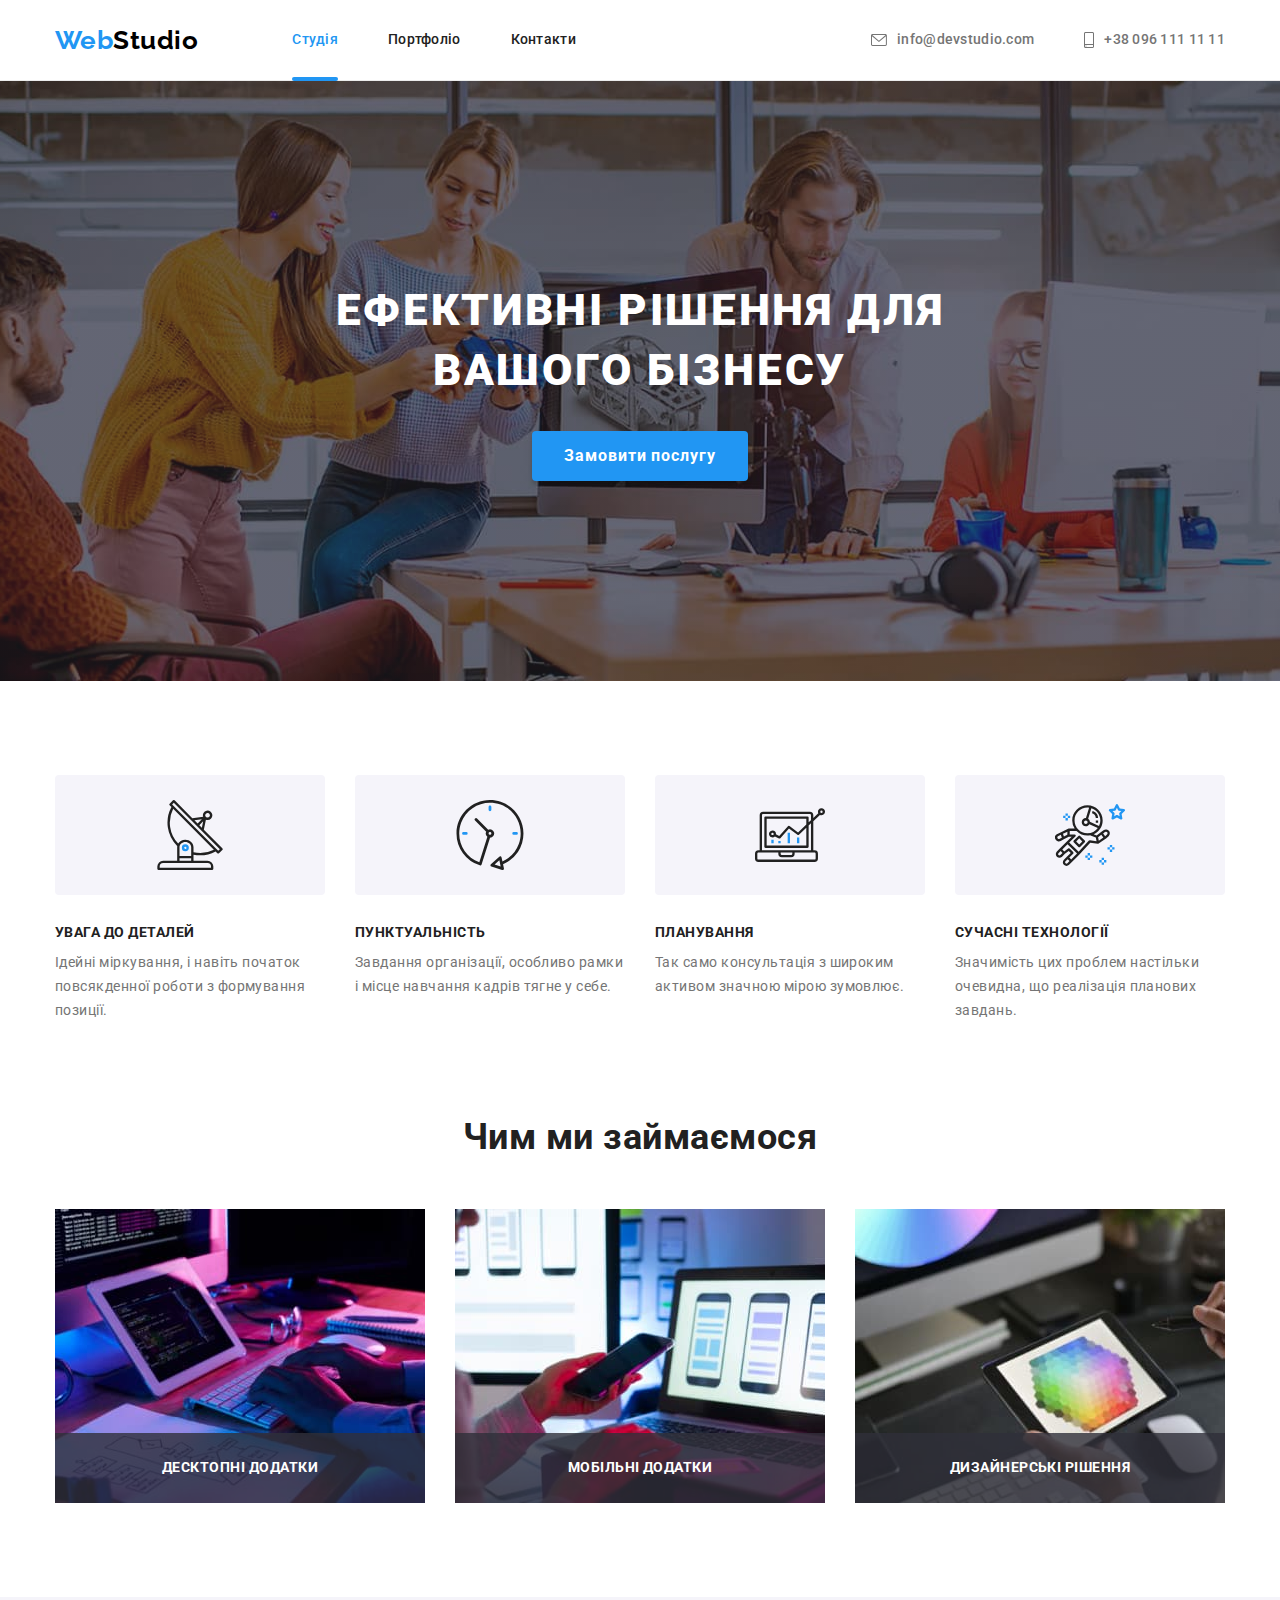
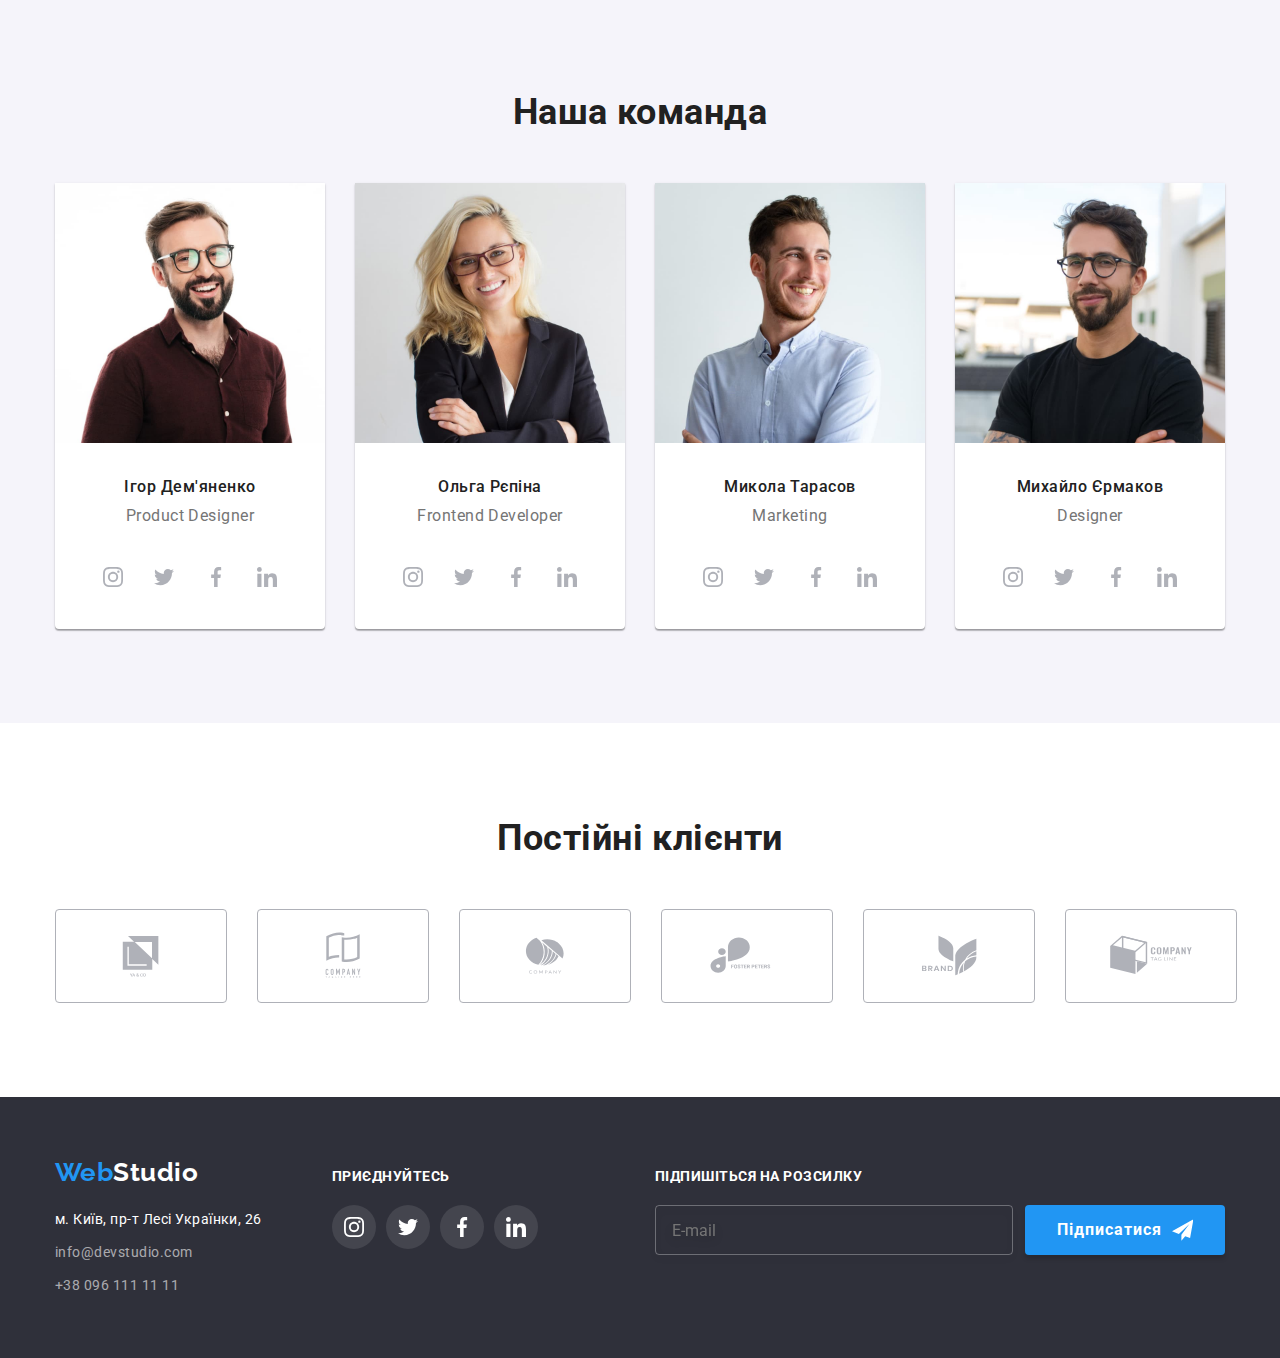
<file: index.html>
<!DOCTYPE html>
<html lang="uk">

<head>
  <meta charset="UTF-8" />
  <meta http-equiv="X-UA-Compatible" content="IE=edge" />
  <meta name="viewport" content="width=device-width, initial-scale=1.0" />
  <title>WebStudio</title>
  <link rel="stylesheet"
    href="https://cdnjs.cloudflare.com/ajax/libs/modern-normalize/1.1.0/modern-normalize.min.css" />
  <link rel="preconnect" href="https://fonts.googleapis.com" />
  <link rel="preconnect" href="https://fonts.gstatic.com" crossorigin />
  <link href="https://fonts.googleapis.com/css2?family=Raleway:wght@700&family=Roboto:wght@400;500;700;900&display=swap"
    rel="stylesheet" />
  <link rel="stylesheet" href="https://cdnjs.cloudflare.com/ajax/libs/modern-normalize/1.1.0/modern-normalize.css" />
  <link rel="stylesheet" href="./css/styles.css" />
</head>

<body>
  <header class="header">
    <div class="container">
      <div class="header_thumb">
        <a href="./index.html" class="logo"><span class="logo-web">Web</span>Studio</a>
        <nav class="site-nav">
          <ul class="site-nav_list">
            <li class="site-nav_item">
              <a href="./index.html" class="site-nav_link current">Студія</a>
            </li>
            <li class="site-nav_item">
              <a href="./portfolio.html" class="site-nav_link">Портфоліо</a>
            </li>
            <li class="site-nav_item">
              <a href="#" class="site-nav_link">Контакти</a>
            </li>
          </ul>
        </nav>
        <ul class="contacts-nav">
          <li class="contacts-nav_item">
            <a href="mailto:info@devstudio.com" class="site-nav contact"><svg class="contacts-icon" width="16"
                height="12">
                <use href="./images/icons.svg#icon-envelope"></use>
              </svg>info@devstudio.com
            </a>
          </li>
          <li class="contacts-nav_item">
            <a href="tel:+380961111111" class="site-nav contact"><svg class="contacts-icon" width="10" height="16">
                <use href="./images/icons.svg#icon-smartphone"></use>
              </svg>+38 096 111 11 11</a>
          </li>
        </ul>
      </div>
    </div>
  </header>
  <main>
    <section class="hero hero-bg">
      <h1 class="hero-title">
        Ефективні рішення для<br />
        вашого бізнесу
      </h1>
      <button type="button" data-modal-open class="button primary order-button">
        Замовити послугу
      </button>
    </section>
    <section class="features section">
      <div class="container">
        <ul class="features-list">
          <li class="features-item">
            <div class="feature-label">
              <svg class="feature-icon" width="70" height="70">
                <use href="./images/icons.svg#icon-antenna"></use>
              </svg>
            </div>
            <h3 class="features-title">Увага до деталей</h3>
            <p class="features-article">
              Ідейні міркування, і навіть початок повсякденної роботи з
              формування позиції.
            </p>
          </li>
          <li class="features-item">
            <div class="feature-label">
              <svg class="feature-icon" width="70" height="70">
                <use href="./images/icons.svg#icon-clock"></use>
              </svg>
            </div>
            <h3 class="features-title">Пунктуальність</h3>
            <p class="features-article">
              Завдання організації, особливо рамки і місце навчання кадрів
              тягне у себе.
            </p>
          </li>
          <li class="features-item">
            <div class="feature-label">
              <svg class="feature-icon" width="70" height="70">
                <use href="./images/icons.svg#icon-diagram"></use>
              </svg>
            </div>
            <h3 class="features-title">Планування</h3>
            <p class="features-article">
              Так само консультація з широким активом значною мірою зумовлює.
            </p>
          </li>
          <li class="features-item">
            <div class="feature-label">
              <svg class="feature-icon" width="70" height="70">
                <use href="./images/icons.svg#icon-astronaut"></use>
              </svg>
            </div>
            <h3 class="features-title">Сучасні технології</h3>
            <p class="features-article">
              Значимість цих проблем настільки очевидна, що реалізація
              планових завдань.
            </p>
          </li>
        </ul>
      </div>
    </section>
    <section class="work section">
      <div class="container">
        <h2 class="center-title">Чим ми займаємося</h2>
        <ul class="work-list">
          <li class="work-list_item">
            <div class="work-name_thumb">
              <img class="work-img" src="./images/typing.jpg" width="370"
                alt="man is coding and looking at block diagram" />
              <h3 class="work-title features-title">Десктопні додатки</h3>
            </div>
          </li>
          <li class="work-list_item">
            <div class="work-name_thumb">
              <img class="work-img" src="./images/phone.jpg" width="370"
                alt="phone in hand and laptop with phone's design on it's screen" />
              <h3 class="work-title features-title">Мобільні додатки</h3>
            </div>
          </li>
          <li class="work-list_item">
            <div class="work-name_thumb">
              <img class="work-img" src="./images/tablet.jpg" width="370"
                alt="someone is choosing color on the tablet" />
              <h3 class="work-title features-title">Дизайнерські рішення</h3>
            </div>
          </li>
        </ul>
      </div>
    </section>
    <section class="team section">
      <div class="container">
        <h2 class="center-title">Наша команда</h2>
        <ul class="team-list">
          <li class="team-item">
            <img class="team-item_img" src="./images/demyanenko.jpg" width="270" alt="Igor Demyanenko" />
            <h3 class="members-name">Ігор Дем'яненко</h3>
            <p class="members-position">Product Designer</p>
            <ul class="social">
              <li class="social-items">
                <a class="social-link" href=""><svg class="social-icon" width="170" height="92">
                    <use href="./images/icons.svg#icon-instagram"></use>
                  </svg></a>
              </li>
              <li class="social-items">
                <a class="social-link" href=""><svg class="social-icon" width="170" height="92">
                    <use href="./images/icons.svg#icon-twitter"></use>
                  </svg></a>
              </li>
              <li class="social-items">
                <a class="social-link" href=""><svg class="social-icon" width="170" height="92">
                    <use href="./images/icons.svg#icon-facebook"></use>
                  </svg></a>
              </li>
              <li class="social-items">
                <a class="social-link" href=""><svg class="social-icon" width="170" height="92">
                    <use href="./images/icons.svg#icon-linkedin"></use>
                  </svg></a>
              </li>
            </ul>
          </li>
          <li class="team-item">
            <img class="team-item_img" src="./images/repina.jpg" width="270" alt="Olga Repina" />
            <h3 class="members-name">Ольга Рєпіна</h3>
            <p class="members-position">Frontend Developer</p>
            <ul class="social">
              <li class="social-items">
                <a class="social-link" href="#"><svg class="social-icon" width="170" height="92">
                    <use href="./images/icons.svg#icon-instagram"></use>
                  </svg></a>
              </li>
              <li class="social-items">
                <a class="social-link" href="#"><svg class="social-icon" width="170" height="92">
                    <use href="./images/icons.svg#icon-twitter"></use>
                  </svg></a>
              </li>
              <li class="social-items">
                <a class="social-link" href="#"><svg class="social-icon" width="170" height="92">
                    <use href="./images/icons.svg#icon-facebook"></use>
                  </svg></a>
              </li>
              <li class="social-items">
                <a class="social-link" href="#"><svg class="social-icon" width="170" height="92">
                    <use href="./images/icons.svg#icon-linkedin"></use>
                  </svg></a>
              </li>
            </ul>
          </li>
          <li class="team-item">
            <img class="team-item_img" src="./images/tarasov.jpg" width="270" alt="Mykola Tarasov" />
            <h3 class="members-name">Микола Тарасов</h3>
            <p class="members-position">Marketing</p>
            <ul class="social">
              <li class="social-items">
                <a class="social-link" href="#"><svg class="social-icon" width="170" height="92">
                    <use href="./images/icons.svg#icon-instagram"></use>
                  </svg></a>
              </li>
              <li class="social-items">
                <a class="social-link" href="#"><svg class="social-icon" width="170" height="92">
                    <use href="./images/icons.svg#icon-twitter"></use>
                  </svg></a>
              </li>
              <li class="social-items">
                <a class="social-link" href="#"><svg class="social-icon" width="170" height="92">
                    <use href="./images/icons.svg#icon-facebook"></use>
                  </svg></a>
              </li>
              <li class="social-items">
                <a class="social-link" href="#"><svg class="social-icon" width="170" height="92">
                    <use href="./images/icons.svg#icon-linkedin"></use>
                  </svg></a>
              </li>
            </ul>
          </li>

          <li class="team-item">
            <img class="team-item_img" src="./images/ermakov.jpg" width="270" alt="Myhailo Ermakov" />
            <h3 class="members-name">Михайло Єрмаков</h3>
            <p class="members-position">Designer</p>
            <ul class="social">
              <li class="social-items">
                <a class="social-link" href="#"><svg class="social-icon" width="170" height="92">
                    <use href="./images/icons.svg#icon-instagram"></use>
                  </svg></a>
              </li>
              <li class="social-items">
                <a class="social-link" href="#"><svg class="social-icon" width="170" height="92">
                    <use href="./images/icons.svg#icon-twitter"></use>
                  </svg></a>
              </li>
              <li class="social-items">
                <a class="social-link" href="#"><svg class="social-icon" width="170" height="92">
                    <use href="./images/icons.svg#icon-facebook"></use>
                  </svg></a>
              </li>
              <li class="social-items">
                <a class="social-link" href="#"><svg class="social-icon" width="170" height="92">
                    <use href="./images/icons.svg#icon-linkedin"></use>
                  </svg></a>
              </li>
            </ul>
          </li>
        </ul>
      </div>
    </section>
    <section class="section">
      <div class="container">
        <h2 class="center-title">Постійні клієнти</h2>
        <ul class="clients-list">
          <li>
            <a class="clients-link" href="#"><svg class="clients-icon" width="170" height="92">
                <use href="./images/icons.svg#icon-yaco"></use>
              </svg>
            </a>
          </li>
          <li>
            <a class="clients-link" href="#"><svg class="clients-icon" width="170" height="92">
                <use href="./images/icons.svg#icon-cotagline"></use>
              </svg>
            </a>
          </li>
          <li>
            <a class="clients-link" href="#"><svg class="clients-icon" width="170" height="92">
                <use href="./images/icons.svg#icon-company"></use>
              </svg>
            </a>
          </li>
          <li>
            <a class="clients-link" href="#"><svg class="clients-icon" width="170" height="92">
                <use href="./images/icons.svg#icon-foster"></use>
              </svg>
            </a>
          </li>
          <li>
            <a class="clients-link" href="#"><svg class="clients-icon" width="170" height="92">
                <use href="./images/icons.svg#icon-brand"></use>
              </svg>
            </a>
          </li>
          <li>
            <a class="clients-link" href="#"><svg class="clients-icon" width="170" height="92">
                <use href="./images/icons.svg#icon-tagline"></use>
              </svg>
            </a>
          </li>
        </ul>
      </div>
    </section>
  </main>
  <footer class="footer">
    <div class="container footer-container">
      <div class="footer-thumb">
        <a class="footer-logo logo" href="./index.html"><span class="logo-web">Web</span>Studio</a>
        <address class="address">
          м. Київ, пр-т Лесі Українки, 26
          <a href="mailto:info@devstudio.com" class="contact-footer">info@devstudio.com</a>
          <a href="tel:+380961111111" class="contact-footer">+38 096 111 11 11</a>
        </address>
      </div>
      <div class="join">
        <p class="join-title">приєднуйтесь</p>
        <ul class="join-list">
          <li class="join-item">
            <a class="join-link" href="#"><svg class="join-icon" width="20" height="20">
                <use href="./images/icons.svg#icon-instagram"></use>
              </svg></a>
          </li>
          <li class="join-item">
            <a class="join-link" href="#"><svg class="join-icon" width="20" height="20">
                <use href="./images/icons.svg#icon-twitter"></use>
              </svg></a>
          </li>
          <li class="join-item">
            <a class="join-link" href="#"><svg class="join-icon" width="20" height="20">
                <use href="./images/icons.svg#icon-facebook"></use>
              </svg></a>
          </li>
          <li class="join-item">
            <a class="join-link" href="#"><svg class="join-icon" width="20" height="20">
                <use href="./images/icons.svg#icon-linkedin"></use>
              </svg></a>
          </li>
        </ul>
      </div>

      <form class="signup_form" name="signup_form" autocomplete="on" novalidate>
        <p class="join-title">Підпишіться на розсилку</p>

        <div class="signup_wrap">
          <input class="signup_input" type="email" name="email" placeholder="E-mail" />
          <button class="signup_btn button primary order-button" type="submit">
            Підписатися<svg class="signup-icon" width="24" height="24">
              <use href="./images/icons.svg#icon-send"></use>
            </svg>
          </button>
        </div>
      </form>
    </div>
  </footer>
  <div class="backdrop is-hidden" data-modal>
    <div class="modal">
      <button class="modal-close" data-modal-close>
        <svg class="modal__close-icon" width="18" height="18">
          <use href="./images/icons.svg#icon-closeblack"></use>
        </svg>
      </button>
      <div class="modal_thumb">
        <p class="modal_title">Залиште свої дані, ми вам передзвонимо</p>
        <form class="modal_form">
          <label class="modal_label">Ім'я<input class="modal_input" type="text" name="name" />
            <svg class="modal-icon" width="18" height="18">
              <use href="./images/icons.svg#icon-person"></use>
            </svg>
          </label>
          <label class="modal_label">Телефон<input class="modal_input" type="tel" name="phone_number" />
            <svg class="modal-icon" width="18" height="18">
              <use href="./images/icons.svg#icon-phone"></use>
            </svg>
          </label>
          <label class="modal_label">Пошта<input class="modal_input" type="email" name="email" /><svg class="modal-icon"
              width="18" height="18">
              <use href="./images/icons.svg#icon-emailm"></use>
            </svg>
          </label>
          <label class="modal_label-comment">Коментар<textarea class="modal_comment area" name="textarea"
              placeholder="Введіть текст"></textarea>
          </label>
          <div class="modal_container">
            <label class="modal_agree">
              <input class="modal_agree-input" type="checkbox" name="agree" />
              <span class="modal_agree-box"></span>
              <svg class="modal_agree-icon" width="16" height="15">
                <use href="./images/icons.svg#checkbox"></use>
              </svg>
              <span class="modal_agree-text">
                Погоджуюся з розсилкою та приймаю
              </span>
            </label>
            <a class="modal_conditions" href="#"> Умови договору</a>
          </div>
          <button class="modal_btn" type="submit">Відправити</button>
        </form>
      </div>
    </div>
  </div>
  <script src="./js/modal.js"></script>
</body>

</html>
</file>
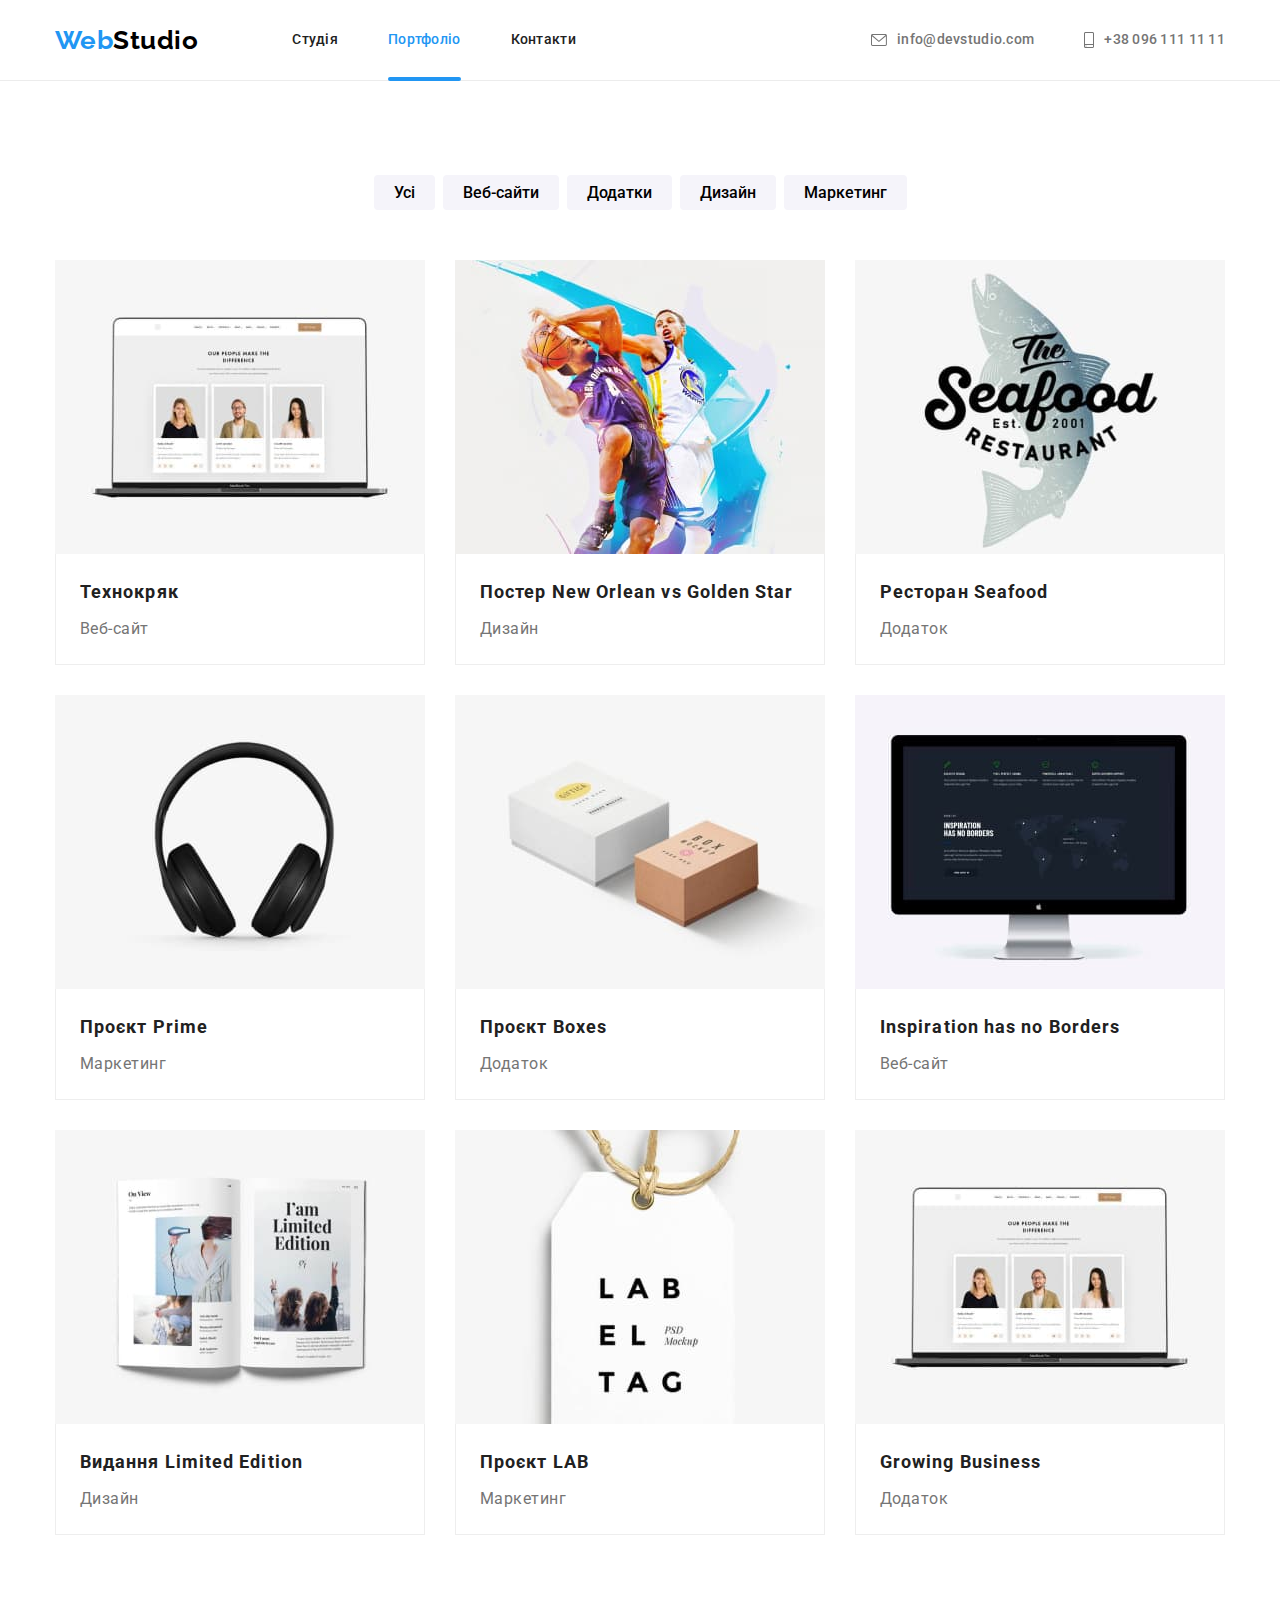
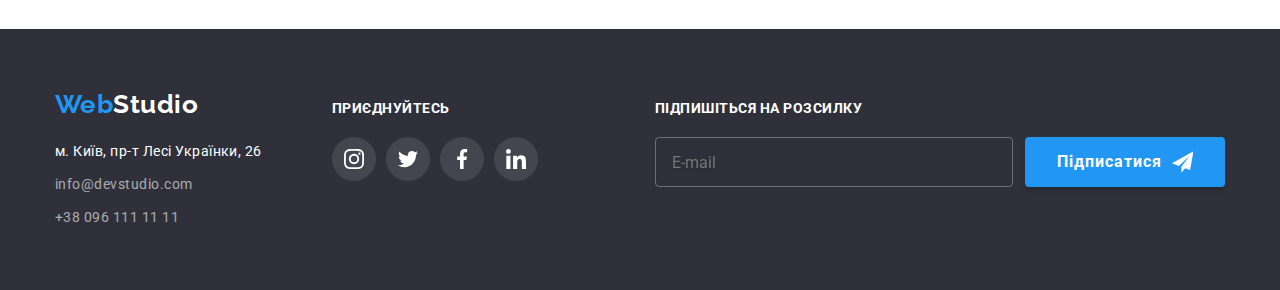
<file: portfolio.html>
<!DOCTYPE html>
<html lang="uk">

<head>
  <meta charset="UTF-8" />
  <meta http-equiv="X-UA-Compatible" content="IE=edge" />
  <meta name="viewport" content="width=device-width, initial-scale=1.0" />
  <title>Портфоліо</title>
  <link rel="stylesheet"
    href="https://cdnjs.cloudflare.com/ajax/libs/modern-normalize/1.1.0/modern-normalize.min.css" />
  <link rel="preconnect" href="https://fonts.googleapis.com" />
  <link rel="preconnect" href="https://fonts.gstatic.com" crossorigin />
  <link href="https://fonts.googleapis.com/css2?family=Raleway:wght@700&family=Roboto:wght@400;500;700;900&display=swap"
    rel="stylesheet" />
  <link rel="stylesheet" href="./css/styles.css" />
</head>

<body>
  <header class="header">
    <div class="container">
      <div class="header_thumb">
        <a href="./index.html" class="logo"><span class="logo-web">Web</span>Studio</a>
        <nav class="site-nav">
          <ul class="site-nav_list">
            <li class="site-nav_item">
              <a href="./index.html" class="site-nav_link">Студія</a>
            </li>
            <li class="site-nav_item">
              <a href="./portfolio.html" class="site-nav_link current">Портфоліо</a>
            </li>
            <li class="site-nav_item">
              <a href="#" class="site-nav_link">Контакти</a>
            </li>
          </ul>
        </nav>
        <ul class="contacts-nav">
          <li class="contacts-nav_item">
            <a href="mailto:info@devstudio.com" class="site-nav contact"><svg class="contacts-icon" width="16"
                height="12">
                <use href="./images/icons.svg#icon-envelope"></use>
              </svg>info@devstudio.com
            </a>
          </li>
          <li class="contacts-nav_item">
            <a href="tel:+380961111111" class="site-nav contact"><svg class="contacts-icon" width="10" height="16">
                <use href="./images/icons.svg#icon-smartphone"></use>
              </svg>+38 096 111 11 11</a>
          </li>
        </ul>
      </div>
    </div>
  </header>
  <main>
    <div class="container section">
      <ul class="buttons-list">
        <li class="buttons-list_item">
          <button type="button" class="portfolio_btn button secondary">
            Усі
          </button>
        </li>
        <li class="buttons-list_item">
          <button type="button" class="portfolio_btn button secondary">
            Веб-сайти
          </button>
        </li>
        <li class="buttons-list_item">
          <button type="button" class="portfolio_btn button secondary">
            Додатки
          </button>
        </li>
        <li class="buttons-list_item">
          <button type="button" class="portfolio_btn button secondary">
            Дизайн
          </button>
        </li>
        <li class="buttons-list_item">
          <button type="button" class="portfolio_btn button secondary">
            Маркетинг
          </button>
        </li>
      </ul>
      <ul class="projects">
        <li class="projects-list">
          <a href="#" class="projects-link">
            <div class="projects-img">
              <img class="projects-link_img" src="./images/technokryak.jpg"
                alt="ноутбук на якому відображається сайт з трьома контактами" width="370" />
              <div class="projects-overflow">
                Ресурс пропонує комплексні пропозиції з різним рівнем
                функціоналу та сервісів. Все це дозволить відвідувачу отримати
                вичерпні відомості про компанію чи приватну особу.
              </div>
            </div>
            <div class="projects-list_text">
              <h2 class="projects-title">Технокряк</h2>
              <p class="projects-type">Веб-сайт</p>
            </div>
          </a>
        </li>
        <li class="projects-list">
          <a href="#" class="projects-link">
            <div class="projects-img">
              <img class="projects-link_img" src="./images/basketball.jpg" alt="два баскетболісти змагаються за м'яч"
                width="370" />
              <div class="projects-overflow">
                Ресурс пропонує комплексні пропозиції з різним рівнем
                функціоналу та сервісів. Все це дозволить відвідувачу отримати
                вичерпні відомості про компанію чи приватну особу.
              </div>
            </div>
            <div class="projects-list_text">
              <h2 class="projects-title">Постер New Orlean vs Golden Star</h2>
              <p class="projects-type">Дизайн</p>
            </div>
          </a>
        </li>
        <li class="proects-list">
          <a href="#" class="projects-link">
            <div class="projects-img">
              <img class="projects-link_img" src="./images/seafood.jpg" alt="емблема ресторану сіфуд" width="370" />
              <div class="projects-overflow">
                Ресурс пропонує комплексні пропозиції з різним рівнем
                функціоналу та сервісів. Все це дозволить відвідувачу отримати
                вичерпні відомості про компанію чи приватну особу.
              </div>
            </div>
            <div class="projects-list_text">
              <h2 class="projects-title">Ресторан Seafood</h2>
              <p class="projects-type">Додаток</p>
            </div>
          </a>
        </li>
        <li class="projects-list">
          <a href="#" class="projects-link">
            <div class="projects-img">
              <img class="projects-link_img" src="./images/headphones.jpg" alt="чорні навушники" width="370" />
              <div class="projects-overflow">
                Ресурс пропонує комплексні пропозиції з різним рівнем
                функціоналу та сервісів. Все це дозволить відвідувачу отримати
                вичерпні відомості про компанію чи приватну особу.
              </div>
            </div>
            <div class="projects-list_text">
              <h2 class="projects-title">Проєкт Prime</h2>
              <p class="projects-type">Маркетинг</p>
            </div>
          </a>
        </li>
        <li class="projects-list">
          <a href="#" class="projects-link">
            <div class="projects-img">
              <img class="projects-link_img" src="./images/boxes.jpg"
                alt="дві коробки, одна білого кольору, інша крафтова" width="370" />
              <div class="projects-overflow">
                Ресурс пропонує комплексні пропозиції з різним рівнем
                функціоналу та сервісів. Все це дозволить відвідувачу отримати
                вичерпні відомості про компанію чи приватну особу.
              </div>
            </div>
            <div class="projects-list_text">
              <h2 class="projects-title">Проєкт Boxes</h2>
              <p class="projects-type">Додаток</p>
            </div>
          </a>
        </li>
        <li class="projects-list">
          <a href="#" class="projects-link">
            <div class="projects-img">
              <img class="projects-link_img" src="./images/inspiration.jpg" alt="комп'ютер, на якому зображений сайт"
                width="370" />
              <div class="projects-overflow">
                Ресурс пропонує комплексні пропозиції з різним рівнем
                функціоналу та сервісів. Все це дозволить відвідувачу отримати
                вичерпні відомості про компанію чи приватну особу.
              </div>
            </div>
            <div class="projects-list_text">
              <h2 class="projects-title">Inspiration has no Borders</h2>
              <p class="projects-type">Веб-сайт</p>
            </div>
          </a>
        </li>
        <li class="projects-list">
          <a href="#" class="projects-link">
            <div class="projects-img">
              <img class="projects-link_img" src="./images/magazine.jpg" alt="журнал з написом - лімітована версія"
                width="370" />
              <div class="projects-overflow">
                Ресурс пропонує комплексні пропозиції з різним рівнем
                функціоналу та сервісів. Все це дозволить відвідувачу отримати
                вичерпні відомості про компанію чи приватну особу.
              </div>
            </div>
            <div class="projects-list_text">
              <h2 class="projects-title">Видання Limited Edition</h2>
              <p class="projects-type">Дизайн</p>
            </div>
          </a>
        </li>
        <li class="projects-list">
          <a href="#" class="projects-link">
            <div class="projects-img">
              <img class="projects-link_img" src="./images/lab.jpg" alt="бірка на мотузці, з написом " width="370" />
              <div class="projects-overflow">
                Ресурс пропонує комплексні пропозиції з різним рівнем
                функціоналу та сервісів. Все це дозволить відвідувачу отримати
                вичерпні відомості про компанію чи приватну особу.
              </div>
            </div>
            <div class="projects-list_text">
              <h2 class="projects-title">Проєкт LAB</h2>
              <p class="projects-type">Маркетинг</p>
            </div>
          </a>
        </li>
        <li class="projects-list">
          <a href="#" class="projects-link">
            <div class="projects-img">
              <img class="projects-link_img" src="./images/business.jpg"
                alt="хтось друкує на ноутбуці, на якому відображається сайт" width="370" />
              <div class="projects-overflow">
                Ресурс пропонує комплексні пропозиції з різним рівнем
                функціоналу та сервісів. Все це дозволить відвідувачу отримати
                вичерпні відомості про компанію чи приватну особу.
              </div>
            </div>
            <div class="projects-list_text">
              <h2 class="projects-title">Growing Business</h2>
              <p class="projects-type">Додаток</p>
            </div>
          </a>
        </li>
      </ul>
    </div>
  </main>
  <footer class="footer">
    <div class="container footer-container">
      <div class="footer-thumb">
        <a class="footer-logo logo" href="./index.html"><span class="logo-web">Web</span>Studio</a>
        <address class="address">
          м. Київ, пр-т Лесі Українки, 26
          <a href="mailto:info@devstudio.com" class="contact-footer">info@devstudio.com</a>
          <a href="tel:+380961111111" class="contact-footer">+38 096 111 11 11</a>
        </address>
      </div>
      <div class="join">
        <p class="join-title">приєднуйтесь</p>
        <ul class="join-list">
          <li class="join-item">
            <a class="join-link" href="#"><svg class="join-icon" width="20" height="20">
                <use href="./images/icons.svg#icon-instagram"></use>
              </svg></a>
          </li>
          <li class="join-item">
            <a class="join-link" href="#"><svg class="join-icon" width="20" height="20">
                <use href="./images/icons.svg#icon-twitter"></use>
              </svg></a>
          </li>
          <li class="join-item">
            <a class="join-link" href="#"><svg class="join-icon" width="20" height="20">
                <use href="./images/icons.svg#icon-facebook"></use>
              </svg></a>
          </li>
          <li class="join-item">
            <a class="join-link" href="#"><svg class="join-icon" width="20" height="20">
                <use href="./images/icons.svg#icon-linkedin"></use>
              </svg></a>
          </li>
        </ul>
      </div>
      <form class="signup_form" name="signup_form" autocomplete="on" novalidate>
        <p class="join-title">Підпишіться на розсилку</p>

        <div class="signup_wrap">
          <input class="signup_input" type="email" name="email" placeholder="E-mail" />
          <button class="signup_btn button primary order-button" type="submit">
            Підписатися<svg class="signup-icon" width="24" height="24">
              <use href="./images/icons.svg#icon-send"></use>
            </svg>
          </button>
        </div>
      </form>
    </div>
  </footer>
</body>

</html>
</file>
<file: css/styles.css>
/* MAIN PAGE */
:root {
  --primary-color: #212121;
  --secondary-color: #757575;
  --blue-elements: #2196f3;
  --white-elements: #ffffff;
  --secondary-background: #2f303a;
  --team-background-color: #f5f4fa;
  --address-links-color: rgba(255, 255, 255, 0.6);
  --background-portfolio-frames: #f5f5f5;
  --black-elements: #000000;
  --cubics: cubic-bezier(0.4, 0, 0.2, 1);
}
body {
  color: var(--primary-color);
  font-family: Roboto, sans-serif;
  letter-spacing: 0.03em;
  background-color: var(--white-elements);
}
h1,
h2,
h3,
h4,
h5,
h6,
p,
a {
  margin: 0;
  padding: 0;
  border: none;
  text-decoration: none;
}

ul {
  margin: 0;
  padding: 0;
  list-style: none;
}
img {
  margin: 0;
  padding: 0;
}
button {
  margin: 0;
  padding: 0;
  border: none;
}
.section {
  padding-top: 94px;
  padding-bottom: 94px;
}
.header {
  border-bottom: 1px solid #ececec;
  margin-bottom: 0;
}
.container {
  width: 1200px;
  margin: 0 auto;
  padding-left: 15px;
  padding-right: 15px;
}
.header_thumb {
  display: flex;
  align-items: center;
}
/* Logo */
.logo {
  color: var(--black-elements);
  font-family: Raleway, cursive;
  font-weight: 700;
  font-size: 26px;
  line-height: 1.19;
  text-decoration: none;
}
.logo-web {
  color: var(--blue-elements);
}
/* Site nav */

.site-nav {
  font-weight: 500;
  font-size: 14px;
  line-height: 1.14;
  letter-spacing: 0.02em;
  text-decoration: none;
}
.site-nav_list {
  margin-left: 94px;
  display: flex;
}
.site-nav_item:not(:last-child) {
  margin-right: 50px;
}
.site-nav_link {
  display: block;
  position: relative;
  padding-top: 32px;
  padding-bottom: 32px;
  color: var(--primary-color);
  text-decoration: none;
  transition: color 250ms var(--cubics);
}
.site-nav_link.current {
  color: var(--blue-elements);
}
.site-nav_link.current::after {
  content: "";
  display: block;
  position: absolute;
  bottom: -1px;
  left: 0;
  width: 100%;
  height: 4px;

  background: var(--blue-elements);
  border-radius: 2px;
}
.site-nav_link:hover,
.site-nav_link:focus {
  color: var(--blue-elements);
}
/* Contacts */
.contact {
  display: flex;
  align-items: center;
  color: var(--secondary-color);
  transition: color 250ms var(--cubics);
}
.contacts-nav {
  display: flex;
  margin-left: auto;
}
.contacts-nav_item:not(:last-child) {
  margin-right: 50px;
}
.contacts-nav .contact:hover,
.contacts-nav .contact:focus {
  color: var(--blue-elements);
}
.contacts-icon {
  margin-right: 10px;
  fill: currentColor;
}

/* Hero */
.hero {
  margin-right: auto;
  margin-left: auto;
  padding-top: 200px;
  padding-bottom: 200px;
  text-align: center;
  color: var(--white-elements);
}
.hero-bg {
  max-width: 1600px;
  background-repeat: no-repeat;
  background-position: center;
  background-size: cover;

  background-image: linear-gradient(
      rgba(47, 48, 58, 0.4),
      rgba(47, 48, 58, 0.4)
    ),
    url("../images/hero.jpg");
  background-color: var(--secondary-background);
}
.hero .hero-title {
  font-weight: 900;
  font-size: 44px;
  line-height: 1.36;
  text-align: center;
  letter-spacing: 0.06em;
  text-transform: uppercase;
}
.hero-title {
  margin-bottom: 30px;
}

/* Features */
.features-list {
  display: flex;
  flex-wrap: wrap;
  list-style: none;
}
.features-item {
  width: 270px;
}
.features-item:not(:last-child) {
  margin-right: 30px;
}
.feature-label {
  display: flex;
  justify-content: center;
  align-items: center;
  margin-bottom: 30px;
  height: 120px;
  background: #f5f4fa;
  border-radius: 4px;
}
.features-title {
  margin-bottom: 10px;
  font-weight: 700;
  font-size: 14px;
  line-height: 1.14;
  text-transform: uppercase;
}
.features-article {
  color: var(--secondary-color);
  font-size: 14px;
  line-height: 1.71;
}
.center-title {
  margin-bottom: 50px;
  font-weight: 700;
  font-size: 36px;
  line-height: 1.17;
  text-align: center;
}
/* Work */
.work {
  padding-top: 0;
}
.work-list {
  display: flex;
  list-style: none;
}
.work-list_item:not(:last-child) {
  margin-right: 30px;
}
.work-img {
  display: block;
}
.work-name_thumb {
  position: relative;
}
.work-title {
  position: absolute;
  bottom: 0;
  left: 0;
  text-align: center;
  margin-bottom: 0;
  padding-top: 27px;
  padding-bottom: 27px;
  width: 100%;
  color: var(--white-elements);
  background: rgba(47, 48, 58, 0.8);
}

/* Team */
.team {
  padding-top: 94px;
  background-color: var(--team-background-color);
}
.team-list {
  display: flex;
  list-style: none;
}
.team-item {
  background-color: var(--white-elements);
  box-shadow: 0px 1px 3px rgba(0, 0, 0, 0.12), 0px 1px 1px rgba(0, 0, 0, 0.14),
    0px 2px 1px rgba(0, 0, 0, 0.2);
  border-radius: 0px 0px 4px 4px;
}
.team-item_img {
  margin-bottom: 30px;
}
.team-item:not(:last-child) {
  margin-right: 30px;
}
.members-name {
  margin-bottom: 10px;
  font-weight: 500;
  font-size: 16px;
  line-height: 1.19;
  text-align: center;
}
.members-position {
  margin-bottom: 30px;
  color: var(--secondary-color);
  font-size: 16px;
  line-height: 1.19;
  text-align: center;
}
.social {
  margin-top: 0;
  margin-bottom: 30px;
  margin-left: auto;
  margin-right: auto;
  display: flex;
  justify-content: space-around;
  align-items: center;
  width: 206px;
  height: 44px;
}
.social-icon {
  width: 20px;
  height: 20px;
  margin: 0;
  padding: 0;
  fill: currentColor;
}
.social-items {
  width: 44px;
  height: 44px;
}

.social-link {
  display: flex;
  justify-content: center;
  align-items: center;
  width: 100%;
  height: 100%;
  border-radius: 50%;
  color: #afb1b8;
  background-color: transparent;
  transition: color 250ms var(--cubics), background-color 250ms var(--cubics),
    border-color 250ms var(--cubics);
}
.social-link:hover,
.social-link:focus {
  border-color: transparent;
  background-color: var(--blue-elements);
  color: var(--white-elements);
  outline: transparent;
}
.clients-list {
  display: flex;
  gap: 30px;
}
.clients-link {
  display: flex;
  justify-content: center;
  align-items: center;
  color: #afb1b8;

  border: 1px solid #afb1b8;
  border-radius: 4px;

  transition: color 250ms var(--cubics), border 250ms var(--cubics);
}
.clients-icon {
  fill: currentColor;
}
.clients-link:hover,
.clients-link:focus {
  color: var(--blue-elements);
  border-color: var(--blue-elements);
}
.footer {
  margin-right: auto;
  margin-left: auto;
  padding: 60px 0;
  background-color: var(--secondary-background);
}
.footer-container {
  display: flex;
  align-items: baseline;
}
.footer-thumb {
  margin-right: 70px;
}
.footer .logo {
  color: var(--white-elements);
}
.footer-logo {
  display: block;
  margin-right: 0;

  margin-bottom: 20px;
}
.address {
  display: block;
  color: var(--white-elements);
  font-style: normal;
  font-size: 14px;
  line-height: 1.71;
}
.contact-footer {
  margin-top: 9px;
  display: block;
}
.address .contact-footer {
  color: var(--address-links-color);
  text-decoration: none;
  transition: color 250ms var(--cubics);
}
.address .contact-footer:hover,
.address .contact-footer:focus {
  color: var(--blue-elements);
}
.join {
  margin-right: 93px;
}
.join-title {
  display: block;
  margin-bottom: 10px;
  font-weight: 700;
  font-size: 14px;
  line-height: 1.14;
  text-transform: uppercase;
  color: var(--white-elements);
  margin-bottom: 20px;
}

.join-list {
  display: flex;
  margin-top: 20px;
  gap: 10px;
}
.join-item {
  width: 44px;
  height: 44px;
}
.join-icon {
  fill: var(--white-elements);
}
.join-link {
  display: flex;
  justify-content: center;
  align-items: center;
  width: 100%;
  height: 100%;
  border-radius: 50%;
  background-color: rgba(255, 255, 255, 0.1);
  transition: background-color 250ms var(--cubics);
}
.join-link:hover,
.join-link:focus {
  background-color: var(--blue-elements);
  outline: transparent;
}
.signup {
  display: flex;
  width: 570px;
}
.signup_form {
  margin-left: auto;
}
.signup_input {
  padding-top: 15px;
  padding-bottom: 15px;
  padding-left: 16px;

  width: 358px;
  height: 50px;

  border: 1px solid rgba(255, 255, 255, 0.3);
  filter: drop-shadow(0px 4px 4px rgba(0, 0, 0, 0.15));
  border-radius: 4px;
  background-color: transparent;
  color: rgba(255, 255, 255, 0.6);
}
.signup_btn {
  display: flex;
  align-items: center;
  width: 200px;
  height: 50px;
}
.signup_wrap {
  display: flex;
  gap: 12px;
}

.signup-icon {
  margin-left: 10px;
  fill: var(--white-elements);
}
/* Buttons */
.button {
  background-color: var(--blue-elements);
}
.button.primary {
  color: var(--white-elements);
}
.button.secondary {
  font-family: inherit;
  font-weight: 500;
  font-size: 16px;
  line-height: 1.44;

  background-color: var(--team-background-color);
  transition: background-color 250ms var(--cubics),
    box-shadow 250ms var(--cubics), color 250ms var(--cubics);

  cursor: pointer;
}
.order-button {
  padding: 10px 32px;
  font-family: inherit;
  font-weight: 700;
  font-size: 16px;
  line-height: 1.88;
  text-align: center;
  letter-spacing: 0.06em;
  box-shadow: 0px 4px 4px rgba(0, 0, 0, 0.15);
  border-radius: 4px;
  border: 0;

  cursor: pointer;
}
.buttons-list {
  display: flex;
  margin: 0 auto;
  justify-content: center;
  padding-bottom: 50px;
  list-style: none;
  gap: 8px;
}
.portfolio_btn {
  display: flex;
  border: none;
  padding: 6px 20px;
  border-radius: 4px;
}

.buttons-list .button.secondary:hover,
.buttons-list .button.secondary:focus {
  color: var(--white-elements);
  box-shadow: 0px 3px 1px rgba(0, 0, 0, 0.1), 0px 1px 2px rgba(0, 0, 0, 0.08),
    0px 2px 2px rgba(0, 0, 0, 0.12);
  background-color: var(--blue-elements);
  outline: transparent;
}

/* PORTFOLIO */

.projects {
  display: flex;
  gap: 30px;
  flex-wrap: wrap;
  list-style: none;
}
.projects-list {
  position: relative;
  display: block;
  width: 370px;
}
.projects-link {
  display: block;
  text-decoration: none;
  transition: box-shadow 250ms var(--cubics);
}
.projects-link:hover,
.projects-link:focus {
  box-shadow: 0px 1px 1px rgba(0, 0, 0, 0.12), 0px 4px 4px rgba(0, 0, 0, 0.06),
    1px 4px 6px rgba(0, 0, 0, 0.16);
}
.projects-link:hover .projects-overflow,
.projects-link:focus .projects-overflow {
  transform: translateY(0);
}
.projects-img {
  position: relative;
  overflow: hidden;
}
.projects-link_img {
  display: block;
}
.projects-overflow {
  position: absolute;
  top: 0;
  left: 0;
  width: 100%;
  height: 100%;
  padding: 63px 24px;
  transform: translateY(101%);
  transition: transform 250ms var(--cubics);
  font-weight: 400;
  font-size: 18px;
  line-height: 1.55;
  letter-spacing: 0.03em;
  color: var(--white-elements);
  background-color: rgba(33, 150, 243, 0.9);
}
.projects-list_text {
  padding: 20px 24px;
  border: 1px solid #eeeeee;
  border-top: none;
}
.projects-title {
  margin-bottom: 4px;
  color: var(--primary-color);
  font-weight: 700;
  font-size: 18px;
  line-height: 2;
  text-decoration: none;
  letter-spacing: 0.06em;
}
.projects-type {
  color: var(--secondary-color);
  font-weight: 400;
  font-size: 16px;
  line-height: 1.88;
}
.backdrop {
  position: fixed;
  left: 0;
  top: 0;
  width: 100%;
  height: 100%;
  background: rgba(0, 0, 0, 0.2);
  opacity: 1;
  transition: visibility 250ms ease, opacity 250ms ease;
}
.is-hidden.backdrop {
  visibility: hidden;
  pointer-events: none;
  opacity: 0;
}
.modal {
  padding: 40px;
  position: absolute;
  left: 50%;
  top: 50%;
  transform: translate(-50%, -50%) scale(1);
  transition: transform 250ms ease;
  width: 528px;
  height: 581px;
  background: #ffffff;
  box-shadow: 0px 1px 3px rgba(0, 0, 0, 0.12), 0px 1px 1px rgba(0, 0, 0, 0.14),
    0px 2px 1px rgba(0, 0, 0, 0.2);
  border-radius: 4px;
}

.modal_title {
  margin-bottom: 12px;
  font-family: inherit;
  font-weight: 700;
  font-size: 20px;
  line-height: 23px;
  text-align: center;
  letter-spacing: 1.15;
  text-align: center;
  color: var(--primary-color);
}
.modal_input {
  margin-top: 4px;
  padding: 12px 16px 12px 42px;

  width: 448px;
  height: 40px;

  border: 1px solid rgba(33, 33, 33, 0.2);
  border-radius: 4px;
  font-family: inherit;
  font-size: 12px;
  line-height: 1.17;
  letter-spacing: 0.01em;
  color: var(--primary-color);
  transition: border-color 250ms var(--cubics);
}
.modal-icon {
  transition: fill 250ms var(--cubics);
}
.modal_input:hover,
.modal_input:focus {
  border-color: var(--blue-elements);
}
.modal_input:hover + .modal-icon,
.modal_input:focus + .modal-icon {
  fill: var(--blue-elements);
}

.modal_label {
  position: relative;
  display: block;
  margin-bottom: 10px;
  font-family: inherit;
  font-size: 12px;
  line-height: 1.17;
  letter-spacing: 0.01em;
  color: var(--secondary-color);
}
.modal_comment {
  width: 448px;
  height: 120px;
  padding: 12px 16px;
  margin-top: 4px;
  margin-bottom: 20px;
  border: 1px solid rgba(33, 33, 33, 0.2);
  border-radius: 4px;
  resize: none;
  font-family: inherit;
  font-size: 12px;
  line-height: 1.17;
  letter-spacing: 0.01em;
  color: var(--primary-color);
  transition: border-color 250ms var(--cubics);
}
.modal_comment:hover,
.modal_comment:focus {
  border-color: var(--blue-elements);
}
.modal_label-comment {
  display: block;
  font-family: inherit;
  font-size: 12px;
  line-height: 1.17;
  letter-spacing: 0.01em;
  color: var(--secondary-color);
}
.modal_comment::placeholder {
  color: rgba(117, 117, 117, 0.5);
}
.modal_container {
  display: flex;
  align-items: center;
  justify-content: center;
}
.modal_agree {
  display: flex;
  align-items: center;
  font-family: inherit;
  font-size: 14px;
  line-height: 1.71;
  letter-spacing: 0.03em;
  text-align: center;
  color: var(--secondary-color);
}
.modal_agree-input {
  position: absolute;
  width: 1px;
  height: 1px;
  margin: -1px;
  border: 0;
  padding: 0;
  clip: rect(0 0 0 0);
  overflow: hidden;
}
.modal_agree-input:checked + .modal_agree-box {
  border-color: transparent;
  background-color: var(--white-elements);
}
.modal_agree-box {
  position: relative;
  display: flex;
  margin-right: 7px;
  align-items: center;
  justify-content: center;
  width: 16px;
  height: 15px;
  border: 2px solid var(--primary-color);
  border-radius: 2px;
}
.modal_agree-icon {
  position: absolute;
  opacity: 0;
  transition: opacity 250ms var(--cubics);
}
.modal_agree-input:checked ~ .modal_agree-icon {
  opacity: 1;
}
.modal_agree-text {
  margin-right: 4px;
}
.modal_conditions {
  display: flex;
  font-family: inherit;
  font-size: 14px;
  line-height: 1.71;
  letter-spacing: 0.03em;
  text-align: center;
  text-decoration: underline;
  color: var(--blue-elements);
}
.modal_btn {
  display: block;
  margin-top: 30px;
  margin-left: auto;
  margin-right: auto;
  padding: 10px 52px;
  font-family: inherit;
  font-weight: 700;
  font-size: 16px;
  line-height: 1.88;
  text-align: center;
  letter-spacing: 0.06em;
  border: 0;
  box-shadow: 0px 4px 4px rgba(0, 0, 0, 0.15);
  border-radius: 4px;

  cursor: pointer;
  background-color: var(--blue-elements);

  color: var(--white-elements);
  transition: background-color 250ms var(--cubics);
}
.modal_btn:hover,
.modal_btn:focus{
  background-color: #188CE8;
}

.modal-icon {
  position: absolute;
  top: 53%;
  left: 12px;
}
.is-hidden.backdrop .modal {
  transform: translate(-50%, -50%) scale(1.5);
}
.modal-close {
  position: absolute;
  top: 8px;
  right: 8px;
  width: 30px;
  height: 30px;
  border-radius: 50%;
  padding: 0;
  background-color: transparent;
  display: flex;
  align-items: center;
  justify-content: center;
  border: 1px solid rgba(0, 0, 0, 0.1);
  cursor: pointer;
}
.modal__close-icon {
  transition: fill 250ms var(--cubics);
}
.modal-close:hover .modal__close-icon,
.modal-close:focus .modal__close-icon {
  fill: var(--blue-elements);
}
</file>
